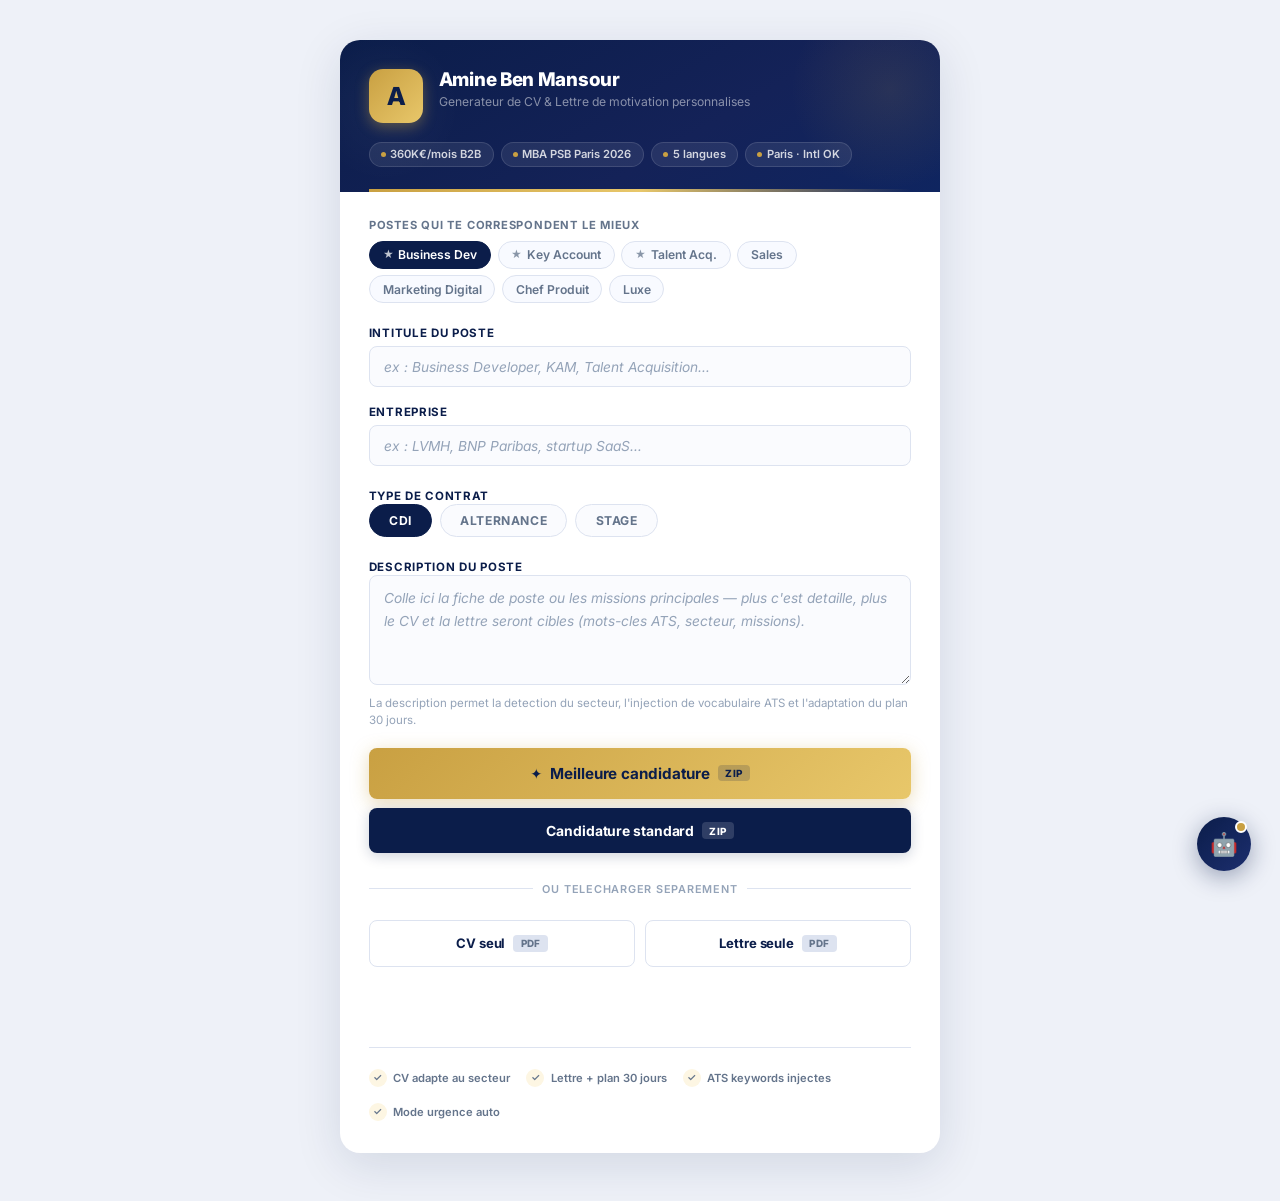
<file: templates/index.html>
<!DOCTYPE html>
<html lang="fr">
<head>
  <meta charset="UTF-8" />
  <meta name="viewport" content="width=device-width, initial-scale=1.0" />
  <title>CV Generator — Amine Ben Mansour</title>
  <link rel="preconnect" href="https://fonts.googleapis.com">
  <link rel="preconnect" href="https://fonts.gstatic.com" crossorigin>
  <link href="https://fonts.googleapis.com/css2?family=Inter:ital,wght@0,300;0,400;0,500;0,600;0,700;0,800;0,900;1,400&display=swap" rel="stylesheet">
  <style>
    *, *::before, *::after { box-sizing: border-box; margin: 0; padding: 0; }

    :root {
      --navy:      #0b1d4a;
      --navy-mid:  #142258;
      --navy-soft: #1c2e6e;
      --gold:      #c9a042;
      --gold-lt:   #e8c76a;
      --gold-pale: #fdf6e3;
      --white:     #ffffff;
      --bg:        #eef1f8;
      --surface:   #ffffff;
      --border:    #dde3f0;
      --border-hov:#b8c4e0;
      --text:      #0f172a;
      --muted:     #64748b;
      --muted-lt:  #94a3b8;
      --green:     #15803d;
      --green-bg:  #f0fdf4;
      --red:       #b91c1c;
      --red-bg:    #fef2f2;
      --blue:      #1d4ed8;
      --blue-bg:   #eff6ff;
      --teal:      #0f766e;
      --teal-bg:   #f0fdfa;
      --amber:     #b45309;
      --amber-bg:  #fffbeb;
      --radius-sm: 8px;
      --radius:    14px;
      --radius-lg: 20px;
      --shadow:    0 12px 48px rgba(11,29,74,0.12);
      --shadow-sm: 0 2px 12px rgba(11,29,74,0.08);
    }

    html { scroll-behavior: smooth; }

    body {
      font-family: 'Inter', system-ui, -apple-system, sans-serif;
      background: var(--bg);
      min-height: 100vh;
      display: flex;
      align-items: flex-start;
      justify-content: center;
      padding: 2.5rem 1rem 3rem;
    }

    /* ─── CARD ────────────────────────────────────────────────── */
    .card {
      width: 100%;
      max-width: 600px;
      background: var(--surface);
      border-radius: var(--radius-lg);
      box-shadow: var(--shadow);
      overflow: hidden;
    }

    /* ─── HEADER ──────────────────────────────────────────────── */
    .hd {
      background: linear-gradient(150deg, var(--navy) 0%, var(--navy-mid) 60%, #0f2560 100%);
      padding: 1.8rem 1.8rem 0;
      position: relative;
      overflow: hidden;
    }

    /* Decorative circles */
    .hd::before {
      content: '';
      position: absolute;
      top: -50px; right: -50px;
      width: 200px; height: 200px;
      border-radius: 50%;
      background: radial-gradient(circle, rgba(201,160,66,0.12) 0%, transparent 70%);
      pointer-events: none;
    }
    .hd::after {
      content: '';
      position: absolute;
      bottom: 10px; left: -30px;
      width: 150px; height: 150px;
      border-radius: 50%;
      background: radial-gradient(circle, rgba(255,255,255,0.04) 0%, transparent 70%);
      pointer-events: none;
    }

    .hd-top {
      display: flex;
      align-items: flex-start;
      gap: 1rem;
      position: relative;
      z-index: 1;
    }

    .avatar {
      width: 54px; height: 54px;
      background: linear-gradient(135deg, var(--gold) 0%, var(--gold-lt) 100%);
      border-radius: 14px;
      display: flex;
      align-items: center;
      justify-content: center;
      font-size: 1.55rem;
      font-weight: 800;
      color: var(--navy);
      flex-shrink: 0;
      letter-spacing: -1px;
      box-shadow: 0 4px 14px rgba(201,160,66,0.4);
    }

    .hd-info { flex: 1; }

    .hd-name {
      font-size: 1.18rem;
      font-weight: 800;
      color: var(--white);
      letter-spacing: -0.3px;
      line-height: 1.2;
    }

    .hd-sub {
      font-size: 0.76rem;
      color: rgba(255,255,255,0.50);
      margin-top: 3px;
      font-weight: 400;
    }

    /* Stats strip */
    .stats {
      display: flex;
      gap: 0.45rem;
      margin-top: 1.2rem;
      flex-wrap: wrap;
      position: relative;
      z-index: 1;
    }

    .stat {
      display: flex;
      align-items: center;
      gap: 0.28rem;
      background: rgba(255,255,255,0.08);
      border: 1px solid rgba(255,255,255,0.12);
      border-radius: 50px;
      padding: 0.28rem 0.7rem;
      font-size: 0.7rem;
      font-weight: 600;
      color: rgba(255,255,255,0.80);
      white-space: nowrap;
    }

    .stat-dot {
      width: 5px; height: 5px;
      border-radius: 50%;
      background: var(--gold);
      flex-shrink: 0;
    }

    /* Gold bar */
    .gold-bar {
      height: 3px;
      background: linear-gradient(90deg, var(--gold) 0%, var(--gold-lt) 50%, transparent 100%);
      margin-top: 1.4rem;
    }

    /* ─── BODY ────────────────────────────────────────────────── */
    .bd { padding: 1.6rem 1.8rem 2rem; }

    /* ─── ROLE CHIPS ──────────────────────────────────────────── */
    .chips-section { margin-bottom: 1.4rem; }

    .chips-label {
      font-size: 0.7rem;
      font-weight: 700;
      text-transform: uppercase;
      letter-spacing: 0.07em;
      color: var(--muted);
      margin-bottom: 0.55rem;
    }

    .chips {
      display: flex;
      flex-wrap: wrap;
      gap: 0.4rem;
    }

    .chip {
      padding: 0.35rem 0.8rem;
      border-radius: 50px;
      border: 1.5px solid var(--border);
      background: #f8faff;
      font-size: 0.76rem;
      font-weight: 600;
      color: var(--muted);
      cursor: pointer;
      font-family: inherit;
      transition: all 0.15s;
      display: flex;
      align-items: center;
      gap: 0.3rem;
    }

    .chip:hover {
      border-color: var(--navy);
      color: var(--navy);
      background: #f0f3fb;
    }

    .chip.active, .chip.on {
      border-color: var(--navy);
      background: var(--navy);
      color: var(--white);
    }

    .chip-star {
      font-size: 0.65rem;
      opacity: 0.75;
    }

    /* ─── FORM ────────────────────────────────────────────────── */
    .field { margin-bottom: 1.15rem; }

    .field-header {
      display: flex;
      align-items: center;
      justify-content: space-between;
      margin-bottom: 0.38rem;
      gap: 0.5rem;
    }

    label {
      font-size: 0.72rem;
      font-weight: 700;
      text-transform: uppercase;
      letter-spacing: 0.06em;
      color: var(--navy);
    }

    .role-badge {
      display: none;
      align-items: center;
      gap: 0.3rem;
      padding: 0.18rem 0.6rem;
      border-radius: 50px;
      border: 1px solid currentColor;
      font-size: 0.68rem;
      font-weight: 600;
      white-space: nowrap;
      transition: all 0.2s;
    }

    .role-badge.show { display: flex; }

    .company-badge {
      display: none;
      align-items: center;
      gap: 0.3rem;
      padding: 0.18rem 0.6rem;
      border-radius: 50px;
      font-size: 0.68rem;
      font-weight: 600;
      white-space: nowrap;
    }

    .company-badge.show { display: flex; }

    input[type="text"],
    textarea {
      width: 100%;
      padding: 0.68rem 0.9rem;
      border: 1.5px solid var(--border);
      border-radius: var(--radius-sm);
      font-size: 0.9rem;
      font-family: inherit;
      color: var(--text);
      background: #fafbfe;
      transition: border-color 0.18s, box-shadow 0.18s, background 0.18s;
      outline: none;
      -webkit-appearance: none;
    }

    input[type="text"]:hover,
    textarea:hover { border-color: var(--border-hov); }

    input[type="text"]:focus,
    textarea:focus {
      border-color: var(--navy);
      box-shadow: 0 0 0 3px rgba(11,29,74,0.07);
      background: var(--white);
    }

    input::placeholder, textarea::placeholder {
      color: var(--muted-lt);
      font-style: italic;
      font-size: 0.86rem;
    }

    textarea {
      min-height: 110px;
      resize: vertical;
      line-height: 1.65;
    }

    .hint {
      font-size: 0.72rem;
      color: var(--muted-lt);
      margin-top: 0.35rem;
      line-height: 1.5;
    }

    /* ─── CONTRAT PILLS ───────────────────────────────────────── */
    .pills {
      display: flex;
      gap: 0.5rem;
    }

    .pill-opt input[type="radio"] { display: none; }

    .pill-opt label {
      display: flex;
      align-items: center;
      justify-content: center;
      padding: 0.48rem 1.2rem;
      border: 1.5px solid var(--border);
      border-radius: 50px;
      cursor: pointer;
      font-size: 0.76rem;
      font-weight: 700;
      color: var(--muted);
      background: #fafbfe;
      transition: all 0.15s;
      text-transform: uppercase;
      letter-spacing: 0.05em;
      margin-bottom: 0;
      white-space: nowrap;
      -webkit-user-select: none;
      user-select: none;
    }

    .pill-opt input[type="radio"]:checked + label {
      border-color: var(--navy);
      background: var(--navy);
      color: var(--white);
    }

    .pill-opt label:hover { border-color: var(--navy); color: var(--navy); }

    /* ─── DIVIDER ─────────────────────────────────────────────── */
    .sep {
      display: flex;
      align-items: center;
      gap: 0.6rem;
      font-size: 0.68rem;
      font-weight: 600;
      text-transform: uppercase;
      letter-spacing: 0.07em;
      color: var(--muted-lt);
      margin: 1.2rem 0 0.9rem;
    }
    .sep::before, .sep::after {
      content: '';
      flex: 1;
      height: 1px;
      background: var(--border);
    }

    /* ─── BUTTONS ─────────────────────────────────────────────── */
    .btn-stack { display: flex; flex-direction: column; gap: 0.6rem; }
    .btn-pair  { display: flex; gap: 0.6rem; }

    .btn {
      flex: 1;
      padding: 0.88rem 1.1rem;
      border: none;
      border-radius: var(--radius-sm);
      font-size: 0.87rem;
      font-weight: 700;
      cursor: pointer;
      font-family: inherit;
      transition: all 0.18s;
      display: flex;
      align-items: center;
      justify-content: center;
      gap: 0.5rem;
      letter-spacing: -0.1px;
    }

    .btn:disabled {
      opacity: 0.55;
      cursor: not-allowed;
      transform: none !important;
      box-shadow: none !important;
    }

    /* BEST */
    .btn-best {
      background: linear-gradient(135deg, var(--gold) 0%, var(--gold-lt) 100%);
      color: var(--navy);
      box-shadow: 0 4px 18px rgba(201,160,66,0.38);
      font-size: 0.95rem;
      padding: 1rem 1.1rem;
    }
    .btn-best:not(:disabled):hover {
      transform: translateY(-2px);
      box-shadow: 0 8px 26px rgba(201,160,66,0.50);
    }
    .btn-best:not(:disabled):active { transform: translateY(0); }

    /* PRIMARY */
    .btn-primary {
      background: var(--navy);
      color: var(--white);
      box-shadow: 0 3px 14px rgba(11,29,74,0.20);
    }
    .btn-primary:not(:disabled):hover {
      background: var(--navy-soft);
      transform: translateY(-1px);
      box-shadow: 0 6px 20px rgba(11,29,74,0.28);
    }
    .btn-primary:not(:disabled):active { transform: translateY(0); }

    /* OUTLINE */
    .btn-outline {
      background: transparent;
      color: var(--navy);
      border: 1.5px solid var(--border);
      box-shadow: none;
      font-size: 0.82rem;
    }
    .btn-outline:not(:disabled):hover {
      border-color: var(--navy);
      background: #f0f3fb;
    }

    /* Badge inside button */
    .btn-badge {
      font-size: 0.62rem;
      font-weight: 800;
      padding: 0.15rem 0.45rem;
      border-radius: 4px;
      text-transform: uppercase;
      letter-spacing: 0.04em;
    }

    .btn-best    .btn-badge { background: rgba(11,29,74,0.18); color: var(--navy); }
    .btn-primary .btn-badge { background: rgba(255,255,255,0.15); color: var(--white); }
    .btn-outline .btn-badge { background: var(--border); color: var(--muted); }

    .star-icon { font-size: 0.9rem; }

    /* ─── PROGRESS BAR ────────────────────────────────────────── */
    .progress-wrap {
      height: 3px;
      background: var(--border);
      border-radius: 2px;
      overflow: hidden;
      margin-top: 1.2rem;
      display: none;
    }
    .progress-wrap.show { display: block; }
    .progress-bar {
      height: 100%;
      width: 0%;
      background: linear-gradient(90deg, var(--navy), var(--gold));
      border-radius: 2px;
      transition: width 0.4s ease;
    }

    /* ─── STATUS ──────────────────────────────────────────────── */
    .status-wrap {
      min-height: 42px;
      display: flex;
      align-items: center;
      justify-content: center;
      margin-top: 0.8rem;
    }

    .status {
      display: none;
      align-items: center;
      gap: 0.5rem;
      padding: 0.6rem 1.1rem;
      border-radius: var(--radius-sm);
      font-size: 0.8rem;
      font-weight: 600;
      width: 100%;
      justify-content: center;
    }
    .status.loading { display: flex; background: #f0f4ff; color: var(--navy); }
    .status.success { display: flex; background: var(--green-bg); color: var(--green); }
    .status.error   { display: flex; background: var(--red-bg);   color: var(--red); }

    .spinner {
      width: 14px; height: 14px;
      border: 2px solid currentColor;
      border-top-color: transparent;
      border-radius: 50%;
      animation: spin 0.7s linear infinite;
      flex-shrink: 0;
    }
    @keyframes spin { to { transform: rotate(360deg); } }

    /* ─── FEATURES ────────────────────────────────────────────── */
    .features {
      display: flex;
      gap: 1rem;
      flex-wrap: wrap;
      margin-top: 1.6rem;
      padding-top: 1.3rem;
      border-top: 1px solid var(--border);
    }

    .feat {
      display: flex;
      align-items: center;
      gap: 0.4rem;
      font-size: 0.7rem;
      font-weight: 600;
      color: var(--muted);
    }

    .feat-icon {
      width: 18px; height: 18px;
      border-radius: 50%;
      background: var(--gold-pale);
      display: flex;
      align-items: center;
      justify-content: center;
      font-size: 0.65rem;
      flex-shrink: 0;
    }

    /* ─── RESPONSIVE ──────────────────────────────────────────── */
    @media (max-width: 480px) {
      body { padding: 1rem 0.6rem 2rem; }
      .hd  { padding: 1.4rem 1.2rem 0; }
      .bd  { padding: 1.2rem 1.2rem 1.6rem; }
      .btn-pair { flex-direction: column; }
      .stats { gap: 0.35rem; }
    }

    /* ─── CHAT WIDGET ─────────────────────────────────────────── */
    #chatToggle {
      position: fixed;
      bottom: 1.8rem;
      right: 1.8rem;
      width: 54px; height: 54px;
      border-radius: 50%;
      background: linear-gradient(135deg, var(--navy) 0%, var(--navy-soft) 100%);
      border: none;
      cursor: pointer;
      box-shadow: 0 6px 24px rgba(11,29,74,0.38);
      display: flex;
      align-items: center;
      justify-content: center;
      font-size: 1.4rem;
      z-index: 1000;
      transition: transform 0.2s, box-shadow 0.2s;
    }
    #chatToggle:hover {
      transform: scale(1.08);
      box-shadow: 0 10px 32px rgba(11,29,74,0.48);
    }
    #chatToggle .chat-dot {
      position: absolute;
      top: 4px; right: 4px;
      width: 12px; height: 12px;
      background: var(--gold);
      border-radius: 50%;
      border: 2px solid var(--white);
      animation: pulse-dot 2s infinite;
    }
    @keyframes pulse-dot {
      0%,100% { transform: scale(1); opacity: 1; }
      50%      { transform: scale(1.3); opacity: 0.7; }
    }

    #chatPanel {
      position: fixed;
      bottom: 5.2rem;
      right: 1.8rem;
      width: 360px;
      max-height: 520px;
      background: var(--white);
      border-radius: var(--radius-lg);
      box-shadow: 0 20px 60px rgba(11,29,74,0.22);
      display: flex;
      flex-direction: column;
      overflow: hidden;
      z-index: 999;
      transform: scale(0.92) translateY(16px);
      opacity: 0;
      pointer-events: none;
      transition: transform 0.22s ease, opacity 0.22s ease;
    }
    #chatPanel.open {
      transform: scale(1) translateY(0);
      opacity: 1;
      pointer-events: all;
    }

    .chat-hd {
      background: linear-gradient(135deg, var(--navy) 0%, var(--navy-soft) 100%);
      padding: 0.85rem 1.1rem;
      display: flex;
      align-items: center;
      gap: 0.7rem;
    }
    .chat-hd-avatar {
      width: 32px; height: 32px;
      background: linear-gradient(135deg, var(--gold), var(--gold-lt));
      border-radius: 8px;
      display: flex;
      align-items: center;
      justify-content: center;
      font-size: 0.9rem;
      font-weight: 800;
      color: var(--navy);
      flex-shrink: 0;
    }
    .chat-hd-info { flex: 1; }
    .chat-hd-name {
      font-size: 0.82rem;
      font-weight: 700;
      color: var(--white);
      line-height: 1.2;
    }
    .chat-hd-sub {
      font-size: 0.66rem;
      color: rgba(255,255,255,0.55);
      margin-top: 1px;
    }
    .chat-status-dot {
      width: 7px; height: 7px;
      background: #4ade80;
      border-radius: 50%;
      flex-shrink: 0;
    }

    .chat-messages {
      flex: 1;
      overflow-y: auto;
      padding: 1rem;
      display: flex;
      flex-direction: column;
      gap: 0.75rem;
      scroll-behavior: smooth;
    }
    .chat-messages::-webkit-scrollbar { width: 4px; }
    .chat-messages::-webkit-scrollbar-thumb { background: var(--border); border-radius: 4px; }

    .msg {
      max-width: 88%;
      font-size: 0.82rem;
      line-height: 1.55;
      padding: 0.6rem 0.85rem;
      border-radius: 12px;
      animation: msg-in 0.18s ease;
    }
    @keyframes msg-in { from { opacity: 0; transform: translateY(6px); } }

    .msg-user {
      align-self: flex-end;
      background: var(--navy);
      color: var(--white);
      border-bottom-right-radius: 3px;
    }
    .msg-ai {
      align-self: flex-start;
      background: #f0f3fb;
      color: var(--text);
      border-bottom-left-radius: 3px;
    }
    .msg-ai.streaming { opacity: 0.85; }

    .typing-indicator {
      display: flex;
      gap: 4px;
      padding: 0.55rem 0.85rem;
      align-self: flex-start;
      background: #f0f3fb;
      border-radius: 12px;
      border-bottom-left-radius: 3px;
    }
    .typing-dot {
      width: 6px; height: 6px;
      background: var(--muted-lt);
      border-radius: 50%;
      animation: typing 1.2s infinite;
    }
    .typing-dot:nth-child(2) { animation-delay: 0.2s; }
    .typing-dot:nth-child(3) { animation-delay: 0.4s; }
    @keyframes typing {
      0%,60%,100% { transform: translateY(0); opacity: 0.5; }
      30%          { transform: translateY(-5px); opacity: 1; }
    }

    .chat-input-area {
      padding: 0.75rem 0.9rem;
      border-top: 1px solid var(--border);
      display: flex;
      gap: 0.5rem;
      align-items: flex-end;
      background: var(--white);
    }
    #chatInput {
      flex: 1;
      border: 1.5px solid var(--border);
      border-radius: 10px;
      padding: 0.55rem 0.8rem;
      font-size: 0.82rem;
      font-family: inherit;
      color: var(--text);
      resize: none;
      outline: none;
      line-height: 1.45;
      max-height: 90px;
      overflow-y: auto;
      transition: border-color 0.15s;
    }
    #chatInput:focus { border-color: var(--navy); }
    #chatInput::placeholder { color: var(--muted-lt); font-style: italic; }
    #chatSend {
      width: 34px; height: 34px;
      background: var(--navy);
      border: none;
      border-radius: 8px;
      cursor: pointer;
      display: flex;
      align-items: center;
      justify-content: center;
      flex-shrink: 0;
      font-size: 0.85rem;
      color: var(--white);
      transition: background 0.15s, transform 0.1s;
      align-self: flex-end;
    }
    #chatSend:hover { background: var(--navy-soft); }
    #chatSend:active { transform: scale(0.92); }
    #chatSend:disabled { opacity: 0.45; cursor: not-allowed; }

    .chat-no-key {
      font-size: 0.75rem;
      color: var(--muted);
      text-align: center;
      padding: 0.6rem 1rem;
      background: #fffbeb;
      border-top: 1px solid #fde68a;
    }
    .chat-no-key a { color: var(--amber); font-weight: 600; }

    @media (max-width: 420px) {
      #chatPanel { width: calc(100vw - 2rem); right: 1rem; }
      #chatToggle { right: 1rem; bottom: 1rem; }
    }
  </style>
</head>
<body>
<div class="card">

  <!-- ─── HEADER ──────────────────────────────────── -->
  <div class="hd">
    <div class="hd-top">
      <div class="avatar">A</div>
      <div class="hd-info">
        <div class="hd-name">Amine Ben Mansour</div>
        <div class="hd-sub">Generateur de CV &amp; Lettre de motivation personnalises</div>
      </div>
    </div>

    <div class="stats">
      <span class="stat"><span class="stat-dot"></span>360K€/mois B2B</span>
      <span class="stat"><span class="stat-dot"></span>MBA PSB Paris 2026</span>
      <span class="stat"><span class="stat-dot"></span>5 langues</span>
      <span class="stat"><span class="stat-dot"></span>Paris · Intl OK</span>
    </div>

    <div class="gold-bar"></div>
  </div>

  <!-- ─── BODY ─────────────────────────────────────── -->
  <div class="bd">

    <!-- Quick-fill role chips -->
    <div class="chips-section">
      <div class="chips-label">Postes qui te correspondent le mieux</div>
      <div class="chips">
        <button class="chip on" type="button" data-fill="Business Developer">
          <span class="chip-star">★</span> Business Dev
        </button>
        <button class="chip" type="button" data-fill="Key Account Manager">
          <span class="chip-star">★</span> Key Account
        </button>
        <button class="chip" type="button" data-fill="Talent Acquisition Manager">
          <span class="chip-star">★</span> Talent Acq.
        </button>
        <button class="chip" type="button" data-fill="Sales Manager">Sales</button>
        <button class="chip" type="button" data-fill="Digital Marketing Manager">Marketing Digital</button>
        <button class="chip" type="button" data-fill="Chef de Produit">Chef Produit</button>
        <button class="chip" type="button" data-fill="Conseiller de Vente Luxe">Luxe</button>
      </div>
    </div>

    <form id="mainForm" novalidate>

      <!-- Poste -->
      <div class="field">
        <div class="field-header">
          <label for="poste">Intitule du poste</label>
          <div class="role-badge" id="roleBadge"></div>
        </div>
        <input type="text" id="poste" name="poste"
          placeholder="ex : Business Developer, KAM, Talent Acquisition…"
          required autocomplete="off" />
      </div>

      <!-- Entreprise -->
      <div class="field">
        <div class="field-header">
          <label for="entreprise">Entreprise</label>
          <div class="company-badge" id="companyBadge"></div>
        </div>
        <input type="text" id="entreprise" name="entreprise"
          placeholder="ex : LVMH, BNP Paribas, startup SaaS…"
          required autocomplete="off" />
      </div>

      <!-- Contrat -->
      <div class="field">
        <label>Type de contrat</label>
        <div class="pills">
          <div class="pill-opt">
            <input type="radio" name="contrat" id="cdi" value="cdi" checked />
            <label for="cdi">CDI</label>
          </div>
          <div class="pill-opt">
            <input type="radio" name="contrat" id="alternance" value="alternance" />
            <label for="alternance">Alternance</label>
          </div>
          <div class="pill-opt">
            <input type="radio" name="contrat" id="stage" value="stage" />
            <label for="stage">Stage</label>
          </div>
        </div>
      </div>

      <!-- Description -->
      <div class="field">
        <label for="description">Description du poste</label>
        <textarea id="description" name="description"
          placeholder="Colle ici la fiche de poste ou les missions principales — plus c'est detaille, plus le CV et la lettre seront cibles (mots-cles ATS, secteur, missions)."></textarea>
        <p class="hint">La description permet la detection du secteur, l'injection de vocabulaire ATS et l'adaptation du plan 30 jours.</p>
      </div>

      <!-- ── BUTTONS ── -->
      <div class="btn-stack">

        <!-- Flagship — best -->
        <button type="button" class="btn btn-best"
          onclick="submitForm('/best','zip')"
          title="Hook percutant + plan 30 jours + adaptation secteur — version conversion maximale">
          <span class="star-icon">✦</span>
          Meilleure candidature
          <span class="btn-badge">ZIP</span>
        </button>

        <!-- Standard -->
        <button type="button" class="btn btn-primary"
          onclick="submitForm('/generate','zip')">
          Candidature standard
          <span class="btn-badge">ZIP</span>
        </button>

        <div class="sep">ou telecharger separement</div>

        <div class="btn-pair">
          <button type="button" class="btn btn-outline"
            onclick="submitForm('/cv','pdf','CV')">
            CV seul
            <span class="btn-badge">PDF</span>
          </button>
          <button type="button" class="btn btn-outline"
            onclick="submitForm('/lettre','pdf','Lettre')">
            Lettre seule
            <span class="btn-badge">PDF</span>
          </button>
        </div>

      </div>

      <!-- Progress bar -->
      <div class="progress-wrap" id="progressWrap">
        <div class="progress-bar" id="progressBar"></div>
      </div>

      <!-- Status -->
      <div class="status-wrap">
        <div class="status" id="status"></div>
      </div>

    </form>

    <!-- Feature strip -->
    <div class="features">
      <span class="feat">
        <span class="feat-icon">✓</span>
        CV adapte au secteur
      </span>
      <span class="feat">
        <span class="feat-icon">✓</span>
        Lettre + plan 30 jours
      </span>
      <span class="feat">
        <span class="feat-icon">✓</span>
        ATS keywords injectes
      </span>
      <span class="feat">
        <span class="feat-icon">✓</span>
        Mode urgence auto
      </span>
    </div>

  </div>
</div>

<!-- ─── CHAT WIDGET ─────────────────────────────────────────── -->
<button id="chatToggle" title="Copilot IA — conseils candidature">
  🤖
  <span class="chat-dot"></span>
</button>

<div id="chatPanel">
  <div class="chat-hd">
    <div class="chat-hd-avatar">A</div>
    <div class="chat-hd-info">
      <div class="chat-hd-name">Copilot Candidature</div>
      <div class="chat-hd-sub">Conseille, analyse, optimise</div>
    </div>
    <div class="chat-status-dot"></div>
  </div>

  <div class="chat-messages" id="chatMessages">
    <div class="msg msg-ai">
      Salut ! Je connais ton profil par coeur 👋<br>
      Colle une offre, pose une question sur ton CV, demande un conseil pour l'entretien — je suis la.
    </div>
  </div>

  <div id="noKeyBanner" class="chat-no-key" style="display:none">
    ⚠️ Ajoute <strong>ANTHROPIC_API_KEY</strong> dans ton environnement pour activer l'IA.
  </div>

  <div class="chat-input-area">
    <textarea id="chatInput" rows="1"
      placeholder="Pose une question ou colle une offre…"></textarea>
    <button id="chatSend" title="Envoyer">➤</button>
  </div>
</div>

<script>
  const API_BASE = window.location.origin;

  /* ── ROLE DETECTION ─────────────────────────────────────────── */
  const ROLES = [
    {
      id: 'business_dev',
      label: 'Business Developer',
      fit: 5,
      kw: ['business dev','bizdev','bdr','sdr','developpement commercial','business developer',
           'account executive','commercial b2b'],
    },
    {
      id: 'key_account',
      label: 'Key Account Manager',
      fit: 5,
      kw: ['key account','kam','account manager','grand compte','gestionnaire de compte'],
    },
    {
      id: 'hr',
      label: 'Talent Acquisition',
      fit: 4,
      kw: ['talent','recrutement','recruitment','talent acquisition','hrbp','sourcer','rh'],
    },
    {
      id: 'sales',
      label: 'Sales / Commercial',
      fit: 4,
      kw: ['sales','commercial','vente','closing','responsable commercial','manager des ventes'],
    },
    {
      id: 'digital_marketing',
      label: 'Marketing Digital',
      fit: 3,
      kw: ['digital','community','social media','content','growth','sea','seo','acquisition',
           'performance marketing'],
    },
    {
      id: 'product_marketing',
      label: 'Product / Brand',
      fit: 3,
      kw: ['product','brand','chef de produit','category manager','chef produit',
           'trade marketing','brand manager'],
    },
    {
      id: 'financial_analyst',
      label: 'Finance / Analyst',
      fit: 2,
      kw: ['financial analyst','analyste financier','controle de gestion','fp&a',
           'audit','tresorerie','data analyst'],
    },
    {
      id: 'purchasing',
      label: 'Acheteur',
      fit: 2,
      kw: ['acheteur','achat','procurement','sourcing','buyer','category'],
    },
    {
      id: 'luxe',
      label: 'Luxe / Premium',
      fit: 3,
      kw: ['luxe','premium','haute couture','joaillerie','horlogerie','brand ambassador',
           'conseiller de vente luxe'],
    },
  ];

  const FIT = {
    5: { label: 'Fit excellent', c: '#15803d', bg: '#f0fdf4' },
    4: { label: 'Tres bon fit', c: '#0f766e', bg: '#f0fdfa' },
    3: { label: 'Bon fit',      c: '#1d4ed8', bg: '#eff6ff' },
    2: { label: 'Compatible',   c: '#b45309', bg: '#fffbeb' },
    1: { label: 'Generique',    c: '#64748b', bg: '#f8fafc' },
  };

  function detectRole(text) {
    const t = text.toLowerCase();
    return ROLES.find(r => r.kw.some(k => t.includes(k))) || null;
  }

  function updateRoleBadge() {
    const val   = document.getElementById('poste').value.trim();
    const badge = document.getElementById('roleBadge');
    if (!val) { badge.classList.remove('show'); return; }
    const role = detectRole(val);
    const f    = role ? FIT[role.fit] : FIT[1];
    const lbl  = role ? `${role.label} · ${f.label}` : 'Profil generique';
    badge.textContent   = lbl;
    badge.style.color   = f.c;
    badge.style.borderColor = f.c;
    badge.style.background  = f.bg;
    badge.classList.add('show');
  }

  /* ── COMPANY TYPE DETECTION ─────────────────────────────────── */
  const BIG = ['lvmh','loreal','sanofi','bnp','axa','societe generale','total','michelin',
    'renault','danone','hermes','chanel','kering','air france','edf','engie','orange',
    'capgemini','deloitte','pwc','kpmg','mckinsey','bain','bcg','accenture','hsbc',
    'natixis','carrefour','decathlon','stellantis','airbus','safran','thales','bouygues',
    'vinci','sopra','printemps','galeries lafayette','dior','saint gobain'];
  const STARTUP_KW = ['startup','scale-up','scaleup','saas','fintech','proptech',
    'series','seed','levee de fonds','product-led','agile','growth'];

  function detectCompany(name) {
    const n = name.toLowerCase();
    if (BIG.some(b => n.includes(b))) return { label: 'Grand groupe', c: '#1d4ed8', bg: '#eff6ff', icon: '🏛' };
    if (STARTUP_KW.some(s => n.includes(s))) return { label: 'Startup', c: '#15803d', bg: '#f0fdf4', icon: '🚀' };
    return null;
  }

  function updateCompanyBadge() {
    const val   = document.getElementById('entreprise').value.trim();
    const badge = document.getElementById('companyBadge');
    if (!val) { badge.classList.remove('show'); return; }
    const c = detectCompany(val);
    if (c) {
      badge.textContent   = `${c.icon} ${c.label}`;
      badge.style.color   = c.c;
      badge.style.background = c.bg;
      badge.classList.add('show');
    } else {
      badge.classList.remove('show');
    }
  }

  /* ── CHIPS ──────────────────────────────────────────────────── */
  document.querySelectorAll('.chip').forEach(chip => {
    chip.addEventListener('click', () => {
      document.getElementById('poste').value = chip.dataset.fill;
      updateRoleBadge();
      document.querySelectorAll('.chip').forEach(c => c.classList.remove('on'));
      chip.classList.add('on');
      document.getElementById('poste').focus();
    });
  });

  /* ── LIVE INPUT EVENTS ──────────────────────────────────────── */
  document.getElementById('poste').addEventListener('input', () => {
    updateRoleBadge();
    document.querySelectorAll('.chip').forEach(c => c.classList.remove('on'));
  });
  document.getElementById('entreprise').addEventListener('input', updateCompanyBadge);

  /* ── PROGRESS ANIMATION ─────────────────────────────────────── */
  let _progTimer = null;

  function startProgress() {
    const bar  = document.getElementById('progressBar');
    const wrap = document.getElementById('progressWrap');
    wrap.classList.add('show');
    bar.style.width = '0%';
    let p = 0;
    _progTimer = setInterval(() => {
      p += Math.random() * 12;
      if (p > 88) p = 88;
      bar.style.width = p + '%';
    }, 350);
  }

  function endProgress(success) {
    clearInterval(_progTimer);
    const bar  = document.getElementById('progressBar');
    const wrap = document.getElementById('progressWrap');
    bar.style.transition = 'width 0.3s ease';
    bar.style.width = success ? '100%' : '100%';
    bar.style.background = success
      ? 'linear-gradient(90deg, #15803d, #4ade80)'
      : 'linear-gradient(90deg, #b91c1c, #f87171)';
    setTimeout(() => {
      wrap.classList.remove('show');
      bar.style.width = '0%';
      bar.style.background = 'linear-gradient(90deg, var(--navy), var(--gold))';
      bar.style.transition = 'width 0.4s ease';
    }, 800);
  }

  /* ── UTILS ──────────────────────────────────────────────────── */
  function setLoading(on) {
    document.querySelectorAll('.btn').forEach(b => { b.disabled = on; });
  }

  function showStatus(type, html) {
    const el = document.getElementById('status');
    el.className = 'status ' + type;
    el.innerHTML = html;
  }

  function hideStatus() {
    const el = document.getElementById('status');
    el.className = 'status';
    el.innerHTML = '';
  }

  /* ── SUBMIT ─────────────────────────────────────────────────── */
  async function submitForm(action, fileType, label) {
    const poste      = document.getElementById('poste').value.trim();
    const entreprise = document.getElementById('entreprise').value.trim();

    if (!poste) {
      document.getElementById('poste').focus();
      document.getElementById('poste').style.borderColor = '#b91c1c';
      setTimeout(() => { document.getElementById('poste').style.borderColor = ''; }, 1800);
      return;
    }
    if (!entreprise) {
      document.getElementById('entreprise').focus();
      document.getElementById('entreprise').style.borderColor = '#b91c1c';
      setTimeout(() => { document.getElementById('entreprise').style.borderColor = ''; }, 1800);
      return;
    }

    setLoading(true);
    startProgress();
    showStatus('loading', '<span class="spinner"></span>&nbsp;Generation en cours — adaptation secteur + ATS…');

    try {
      const formData = new FormData(document.getElementById('mainForm'));
      const response = await fetch(`${API_BASE}${action}`, {
        method: 'POST',
        body: formData,
      });

      if (!response.ok) {
        let detail = '';
        try { const j = await response.json(); detail = j.detail || ''; } catch (_) {}
        throw new Error(`Erreur ${response.status}${detail ? ' : ' + detail : ''}`);
      }

      const blob  = await response.blob();
      const url   = URL.createObjectURL(blob);
      const a     = document.createElement('a');
      const eSlug = entreprise.replace(/[^a-zA-Z0-9]/g,'_').slice(0,20);
      const ext   = fileType === 'zip' ? 'zip' : 'pdf';
      const prefix = action === '/best'  ? 'BestApplication'
                   : fileType === 'zip' ? 'Candidature'
                   : (label || 'Document');
      a.download = `${prefix}_${eSlug}.${ext}`;
      a.href = url;
      document.body.appendChild(a);
      a.click();
      document.body.removeChild(a);
      URL.revokeObjectURL(url);

      endProgress(true);
      showStatus('success', '✓&nbsp; Telechargement lance — bonne chance !');
      setTimeout(hideStatus, 4000);

    } catch (err) {
      endProgress(false);
      showStatus('error', '✕&nbsp; ' + err.message);
      console.error('[CV Gen]', err);
    } finally {
      setLoading(false);
    }
  }

  /* ── CHAT ────────────────────────────────────────────────────── */
  const chatPanel   = document.getElementById('chatPanel');
  const chatToggle  = document.getElementById('chatToggle');
  const chatMsgs    = document.getElementById('chatMessages');
  const chatInput   = document.getElementById('chatInput');
  const chatSendBtn = document.getElementById('chatSend');
  const noKeyBanner = document.getElementById('noKeyBanner');

  let chatHistory  = [];
  let chatStreaming = false;

  chatToggle.addEventListener('click', () => {
    chatPanel.classList.toggle('open');
    if (chatPanel.classList.contains('open')) chatInput.focus();
  });

  // Auto-resize textarea
  chatInput.addEventListener('input', () => {
    chatInput.style.height = 'auto';
    chatInput.style.height = Math.min(chatInput.scrollHeight, 88) + 'px';
  });

  // Send on Enter (Shift+Enter = newline)
  chatInput.addEventListener('keydown', e => {
    if (e.key === 'Enter' && !e.shiftKey) {
      e.preventDefault();
      sendChat();
    }
  });
  chatSendBtn.addEventListener('click', sendChat);

  function addMsg(role, text, streaming = false) {
    const el = document.createElement('div');
    el.className = `msg msg-${role}${streaming ? ' streaming' : ''}`;
    el.textContent = text;
    chatMsgs.appendChild(el);
    chatMsgs.scrollTop = chatMsgs.scrollHeight;
    return el;
  }

  function showTyping() {
    const el = document.createElement('div');
    el.className = 'typing-indicator';
    el.id = 'typingInd';
    el.innerHTML = '<div class="typing-dot"></div><div class="typing-dot"></div><div class="typing-dot"></div>';
    chatMsgs.appendChild(el);
    chatMsgs.scrollTop = chatMsgs.scrollHeight;
    return el;
  }

  async function sendChat() {
    const text = chatInput.value.trim();
    if (!text || chatStreaming) return;

    chatInput.value = '';
    chatInput.style.height = 'auto';
    chatHistory.push({ role: 'user', content: text });
    addMsg('user', text);

    // Build offer context from form
    const poste      = document.getElementById('poste').value.trim();
    const entreprise = document.getElementById('entreprise').value.trim();
    const offerCtx   = [poste, entreprise].filter(Boolean).join(' chez ');

    chatStreaming = true;
    chatSendBtn.disabled = true;

    const typing = showTyping();

    try {
      const res = await fetch(`${API_BASE}/chat`, {
        method: 'POST',
        headers: { 'Content-Type': 'application/json' },
        body: JSON.stringify({
          messages: chatHistory,
          offer_context: offerCtx,
        }),
      });

      typing.remove();

      if (!res.ok) {
        const j = await res.json().catch(() => ({}));
        const err = j.detail || `Erreur ${res.status}`;
        if (res.status === 503) noKeyBanner.style.display = 'block';
        addMsg('ai', '⚠️ ' + err);
        chatHistory.pop();
        return;
      }

      // Stream response
      const reader   = res.body.getReader();
      const decoder  = new TextDecoder();
      let   aiText   = '';
      const aiEl     = addMsg('ai', '', true);

      while (true) {
        const { done, value } = await reader.read();
        if (done) break;
        aiText += decoder.decode(value, { stream: true });
        aiEl.textContent = aiText;
        chatMsgs.scrollTop = chatMsgs.scrollHeight;
      }

      aiEl.classList.remove('streaming');
      chatHistory.push({ role: 'assistant', content: aiText });

      // Keep history at 10 exchanges max
      if (chatHistory.length > 20) chatHistory = chatHistory.slice(-20);

    } catch (err) {
      typing.remove();
      addMsg('ai', '⚠️ Connexion impossible. Serveur actif ?');
      chatHistory.pop();
    } finally {
      chatStreaming = false;
      chatSendBtn.disabled = false;
      chatInput.focus();
    }
  }
</script>
</body>
</html>
</file>
